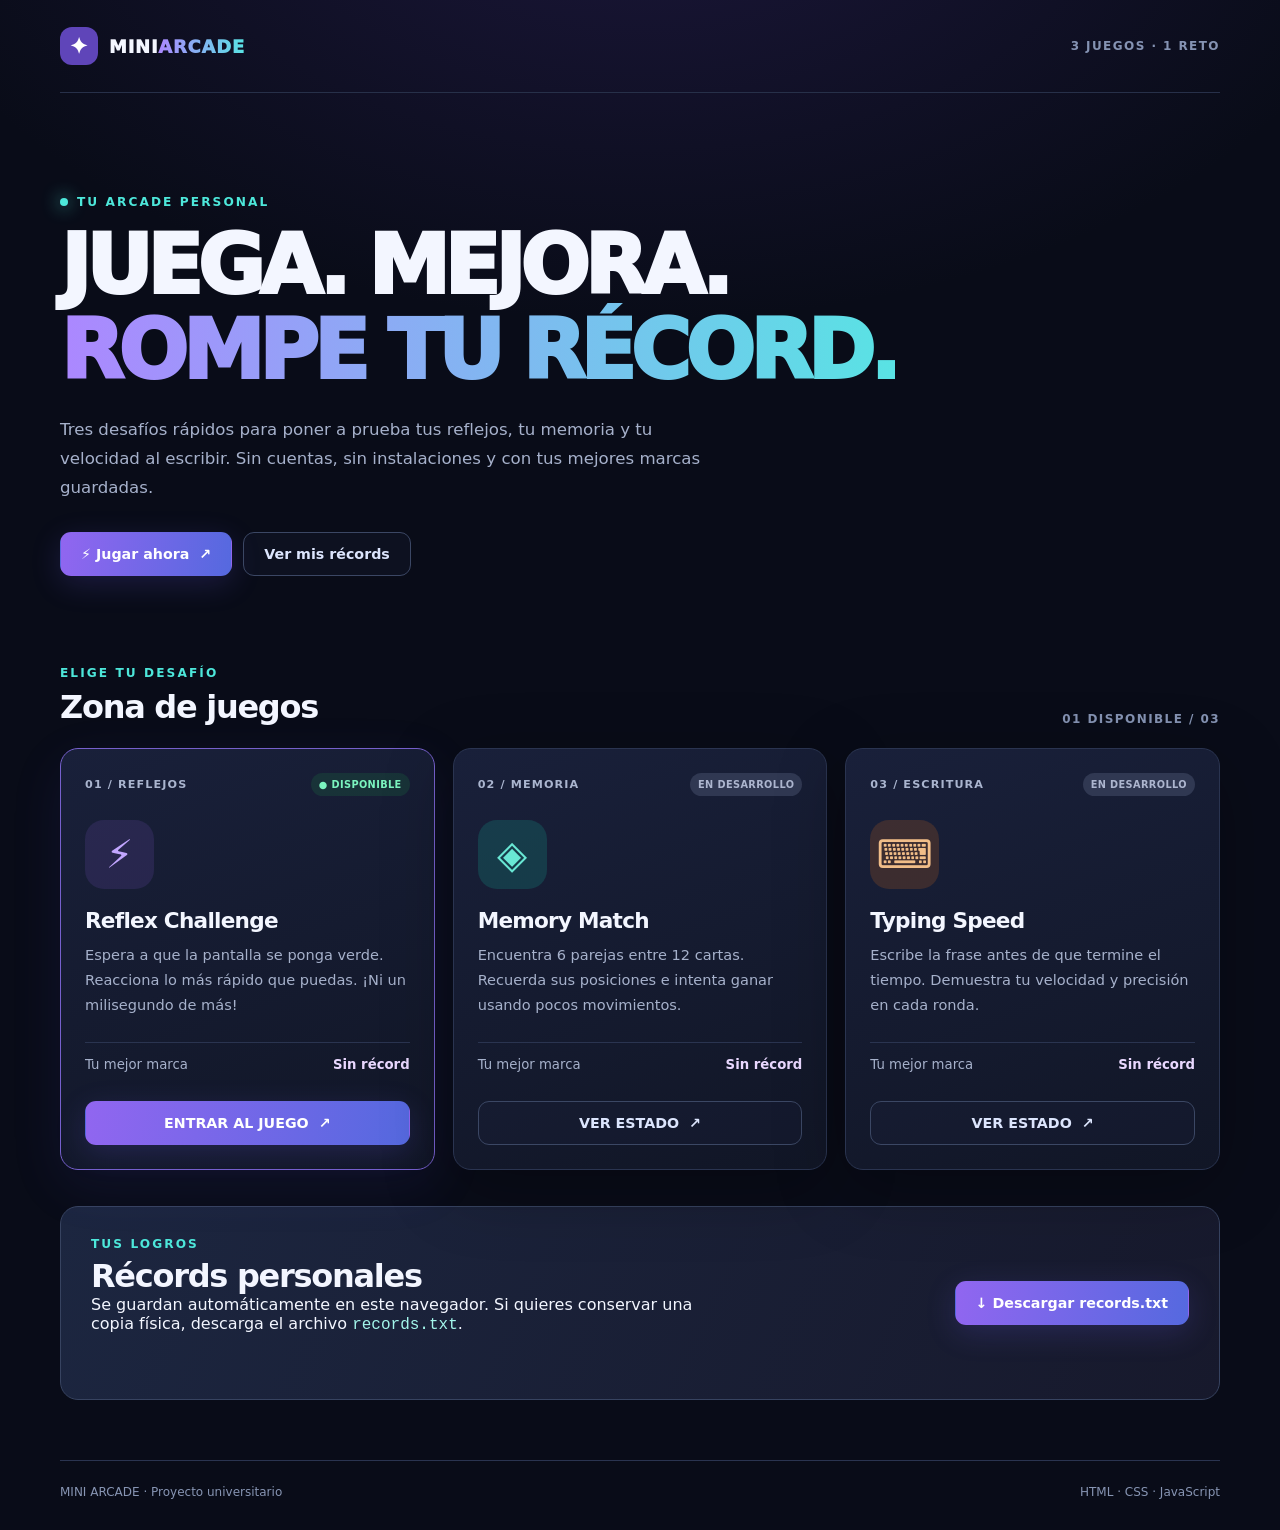
<file: index.html>
<!DOCTYPE html>
<html lang="es">
<head>
  <meta charset="UTF-8">
  <meta name="viewport" content="width=device-width, initial-scale=1">
  <meta name="description" content="Mini Arcade: tres juegos, un reto y tus mejores récords.">
  <title>Mini Arcade | Juega y supera tu récord</title>
  <link rel="stylesheet" href="./css/global.css">
  <script type="module" src="./js/home.js"></script>
</head>
<body>
  <div class="page-wrap">
    <header class="site-header shell">
      <a class="brand" href="./index.html" aria-label="Mini Arcade, inicio"><span class="brand-mark" aria-hidden="true">✦</span><span>MINI<span class="text-gradient">ARCADE</span></span></a>
      <span class="header-tag">3 JUEGOS · 1 RETO</span>
    </header>

    <main class="shell">
      <section class="hero" aria-labelledby="hero-title">
        <p class="eyebrow"><span class="live-dot" aria-hidden="true"></span> TU ARCADE PERSONAL</p>
        <h1 id="hero-title">JUEGA. MEJORA.<br><span class="text-gradient">ROMPE TU RÉCORD.</span></h1>
        <p class="hero-description">Tres desafíos rápidos para poner a prueba tus reflejos, tu memoria y tu velocidad al escribir. Sin cuentas, sin instalaciones y con tus mejores marcas guardadas.</p>
        <div class="hero-actions">
          <a class="button button-primary" href="games/reflex/index.html">⚡ Jugar ahora <span aria-hidden="true">↗</span></a>
          <a class="button button-ghost" href="#records">Ver mis récords</a>
        </div>
      </section>

      <section class="section-games" aria-labelledby="games-title">
        <div class="section-head"><div><p class="eyebrow">ELIGE TU DESAFÍO</p><h2 id="games-title">Zona de juegos</h2></div><span class="section-count">01 DISPONIBLE / 03</span></div>
        <div class="games-grid">
          <article class="game-card game-card-active">
            <div class="card-top"><span class="game-number">01 / REFLEJOS</span><span class="badge badge-ready">● DISPONIBLE</span></div>
            <div class="game-symbol reflex-symbol" aria-hidden="true">⚡</div>
            <h3>Reflex Challenge</h3>
            <p>Espera a que la pantalla se ponga verde. Reacciona lo más rápido que puedas. ¡Ni un milisegundo de más!</p>
            <div class="game-meta"><span>Tu mejor marca</span><strong id="record-reflex">Sin récord</strong></div>
            <a class="button button-primary button-full" href="./games/reflex/index.html">ENTRAR AL JUEGO <span aria-hidden="true">↗</span></a>
          </article>

          <article class="game-card">
            <div class="card-top"><span class="game-number">02 / MEMORIA</span><span class="badge badge-soon">EN DESARROLLO</span></div>
            <div class="game-symbol memory-symbol" aria-hidden="true">◈</div>
            <h3>Memory Match</h3>
            <p>Encuentra 6 parejas entre 12 cartas. Recuerda sus posiciones e intenta ganar usando pocos movimientos.</p>
            <div class="game-meta"><span>Tu mejor marca</span><strong id="record-memory">Sin récord</strong></div>
            <a class="button button-outline button-full" href="games/memory/index.html">VER ESTADO <span aria-hidden="true">↗</span></a>
          </article>

          <article class="game-card">
            <div class="card-top"><span class="game-number">03 / ESCRITURA</span><span class="badge badge-soon">EN DESARROLLO</span></div>
            <div class="game-symbol typing-symbol" aria-hidden="true">⌨</div>
            <h3>Typing Speed</h3>
            <p>Escribe la frase antes de que termine el tiempo. Demuestra tu velocidad y precisión en cada ronda.</p>
            <div class="game-meta"><span>Tu mejor marca</span><strong id="record-typing">Sin récord</strong></div>
            <a class="button button-outline button-full" href="./games/typing/index.html">VER ESTADO <span aria-hidden="true">↗</span></a>
          </article>
        </div>
      </section>

      <section id="records" class="records-panel" aria-labelledby="records-title">
        <div class="records-copy"><p class="eyebrow">TUS LOGROS</p><h2 id="records-title">Récords personales</h2><p>Se guardan automáticamente en este navegador. Si quieres conservar una copia física, descarga el archivo <code>records.txt</code>.</p><p id="export-message" role="status" aria-live="polite" class="notice"></p></div>
        <button id="download-records" class="button button-primary" type="button">↓ Descargar records.txt</button>
      </section>
    </main>

    <footer class="site-footer shell"><span>MINI ARCADE · Proyecto universitario</span><span>HTML · CSS · JavaScript</span></footer>
  </div>
</body>
</html>
</file>
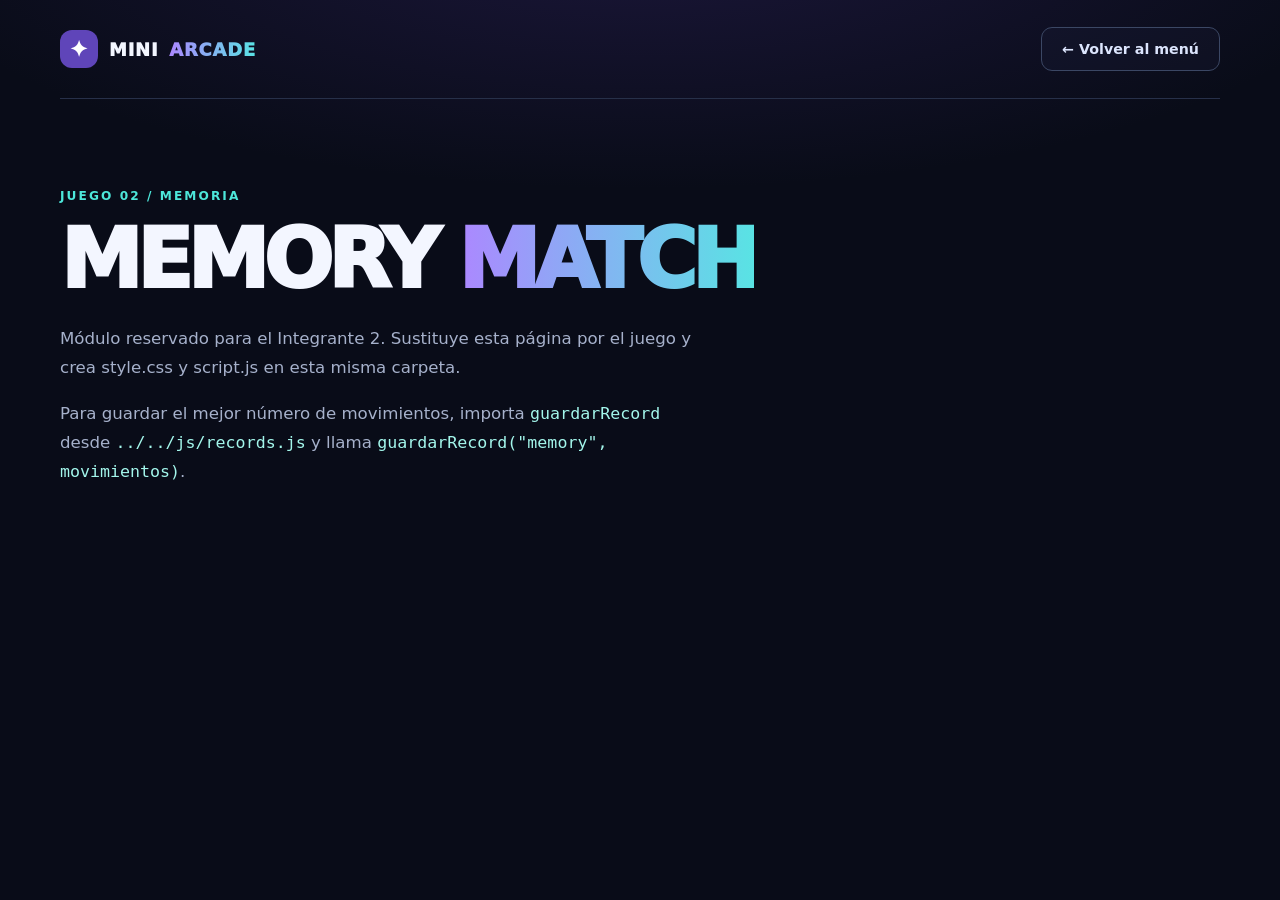
<file: games/memory/index.html>
<!DOCTYPE html>
<html lang="es">
<head><meta charset="UTF-8"><meta name="viewport" content="width=device-width, initial-scale=1"><title>Memory Match | Mini Arcade</title><link rel="stylesheet" href="../../css/global.css"></head>
<body><div class="page-wrap"><header class="site-header shell"><a class="brand" href="../../index.html"><span class="brand-mark">✦</span>MINI<span class="text-gradient">ARCADE</span></a><a class="button button-ghost" href="../../index.html">← Volver al menú</a></header><main class="shell" style="padding-block:90px"><p class="eyebrow">JUEGO 02 / MEMORIA</p><h1>MEMORY <span class="text-gradient">MATCH</span></h1><p class="hero-description">Módulo reservado para el Integrante 2. Sustituye esta página por el juego y crea style.css y script.js en esta misma carpeta.</p><p class="hero-description">Para guardar el mejor número de movimientos, importa <code>guardarRecord</code> desde <code>../../js/records.js</code> y llama <code>guardarRecord("memory", movimientos)</code>.</p></main></div></body>
</html>
</file>
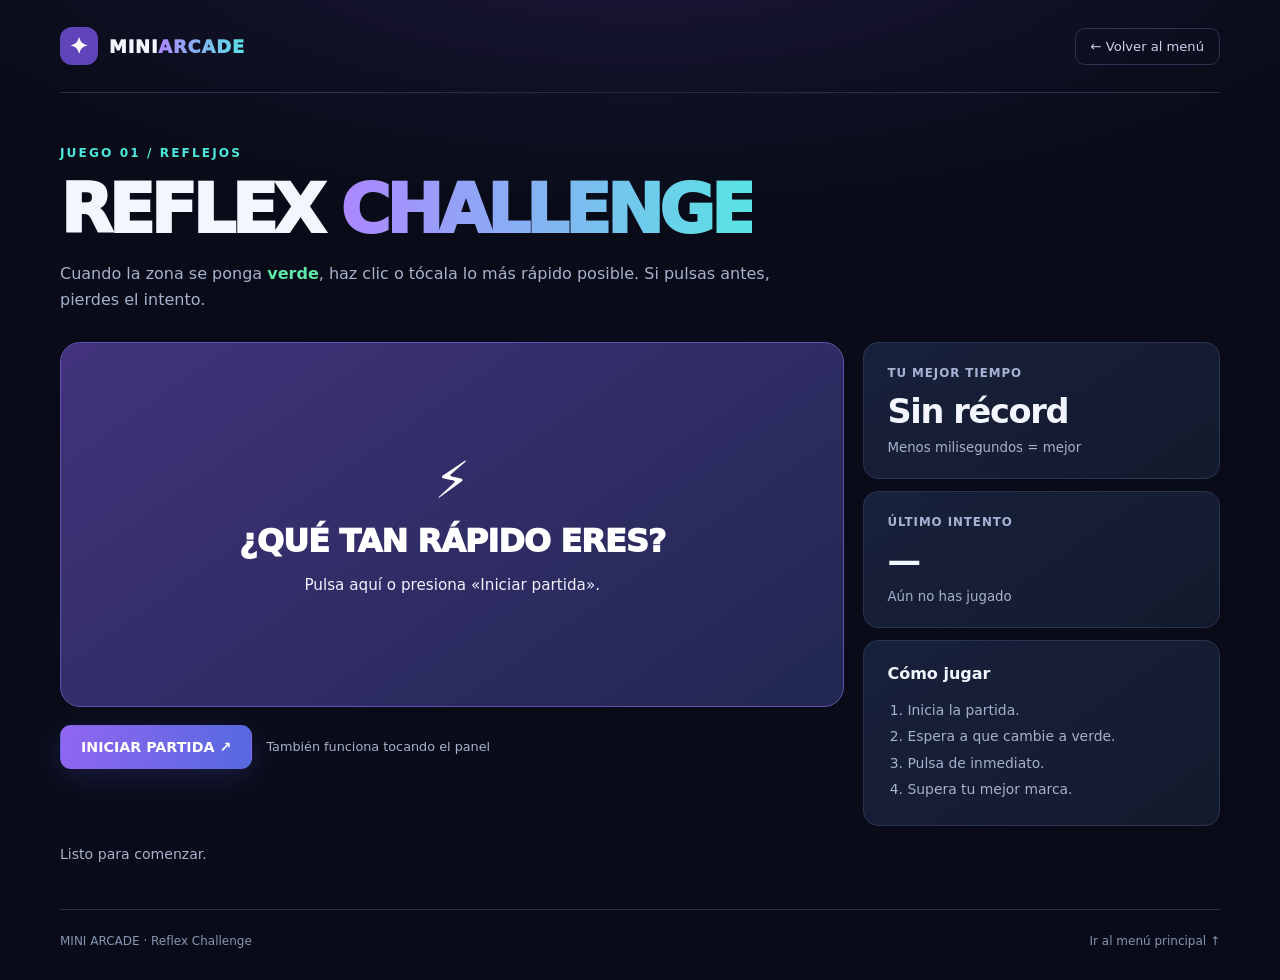
<file: games/reflex/index.html>
<!DOCTYPE html>
<html lang="es">
<head>
  <meta charset="UTF-8">
  <meta name="viewport" content="width=device-width, initial-scale=1">
  <meta name="description" content="Reflex Challenge: mide tu tiempo de reacción.">
  <title>Reflex Challenge | Mini Arcade</title>
  <link rel="stylesheet" href="../../css/global.css">
  <link rel="stylesheet" href="./style.css">
  <script type="module" src="./script.js"></script>
</head>
<body>
  <div class="page-wrap">
    <header class="site-header shell"><a class="brand" href="../../index.html"><span class="brand-mark">✦</span><span>MINI<span class="text-gradient">ARCADE</span></span></a><a class="back-link" href="../../index.html">← Volver al menú</a></header>
    <main class="shell reflex-main">
      <div class="reflex-intro"><p class="eyebrow">JUEGO 01 / REFLEJOS</p><h1>REFLEX <span class="text-gradient">CHALLENGE</span></h1><p>Cuando la zona se ponga <strong class="green">verde</strong>, haz clic o tócala lo más rápido posible. Si pulsas antes, pierdes el intento.</p></div>
      <section class="play-layout" aria-label="Juego de reflejos">
        <div class="play-column">
          <button class="arena" id="arena" type="button" data-state="idle" aria-describedby="arena-detail">
            <span id="arena-icon" class="arena-icon" aria-hidden="true">⚡</span>
            <span id="arena-title" class="arena-title">¿QUÉ TAN RÁPIDO ERES?</span>
            <span id="arena-detail" class="arena-detail">Pulsa aquí o presiona «Iniciar partida».</span>
          </button>
          <div class="arena-actions"><button id="start-btn" class="button button-primary" type="button">INICIAR PARTIDA ↗</button><span class="hint">También funciona tocando el panel</span></div>
        </div>
        <aside class="score-panel">
          <div class="score-card"><span class="score-label">TU MEJOR TIEMPO</span><strong id="best-time">Sin récord</strong><small>Menos milisegundos = mejor</small></div>
          <div class="score-card"><span class="score-label">ÚLTIMO INTENTO</span><strong id="last-time">—</strong><small id="last-message">Aún no has jugado</small></div>
          <div class="tip-card"><h2>Cómo jugar</h2><ol><li>Inicia la partida.</li><li>Espera a que cambie a verde.</li><li>Pulsa de inmediato.</li><li>Supera tu mejor marca.</li></ol></div>
        </aside>
      </section>
      <p class="live-message" id="status-message" role="status" aria-live="polite">Listo para comenzar.</p>
    </main>
    <footer class="site-footer shell"><span>MINI ARCADE · Reflex Challenge</span><a href="../../index.html">Ir al menú principal ↑</a></footer>
  </div>
</body>
</html>
</file>
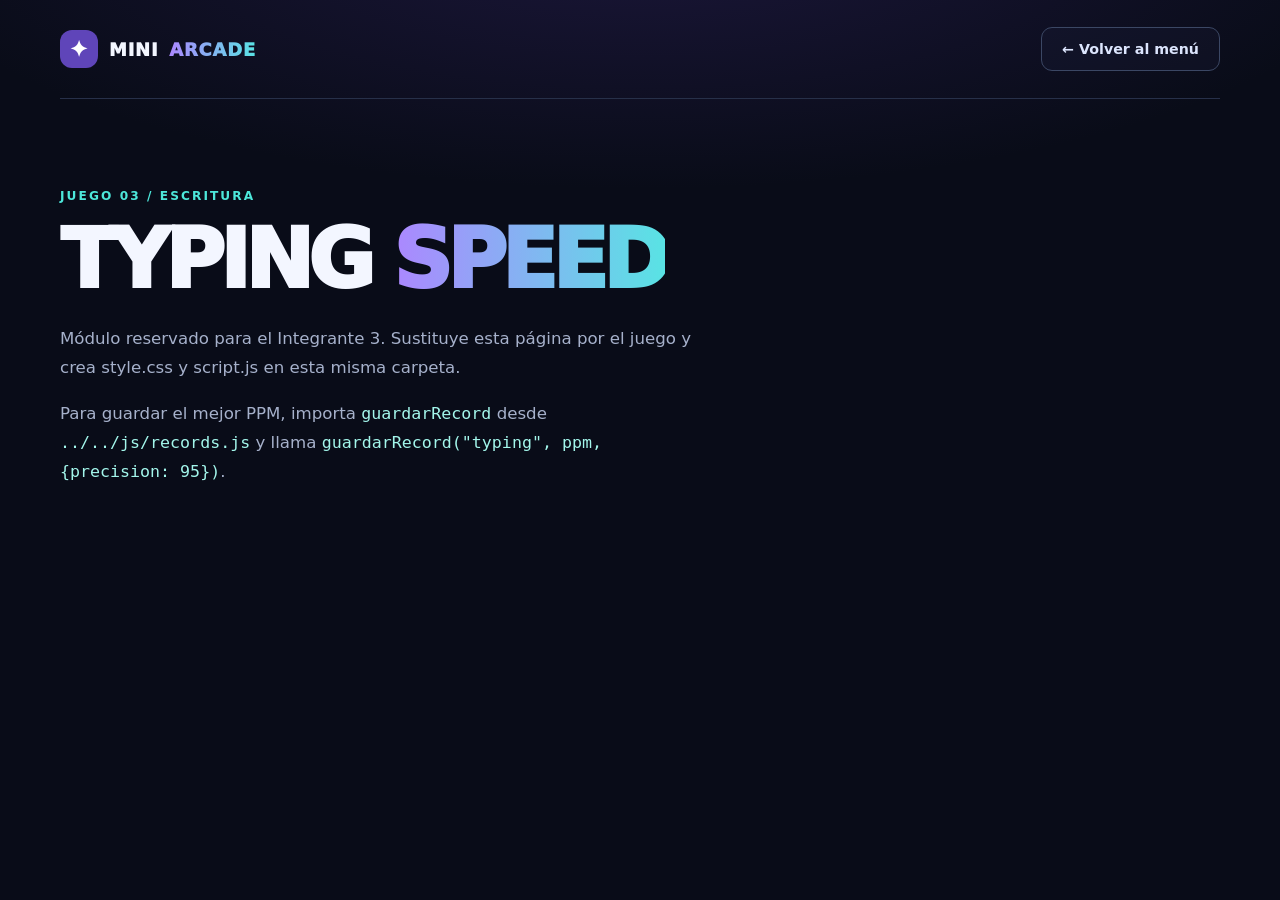
<file: games/typing/index.html>
<!DOCTYPE html>
<html lang="es">
<head><meta charset="UTF-8"><meta name="viewport" content="width=device-width, initial-scale=1"><title>Typing Speed | Mini Arcade</title><link rel="stylesheet" href="../../css/global.css"></head>
<body><div class="page-wrap"><header class="site-header shell"><a class="brand" href="../../index.html"><span class="brand-mark">✦</span>MINI<span class="text-gradient">ARCADE</span></a><a class="button button-ghost" href="../../index.html">← Volver al menú</a></header><main class="shell" style="padding-block:90px"><p class="eyebrow">JUEGO 03 / ESCRITURA</p><h1>TYPING <span class="text-gradient">SPEED</span></h1><p class="hero-description">Módulo reservado para el Integrante 3. Sustituye esta página por el juego y crea style.css y script.js en esta misma carpeta.</p><p class="hero-description">Para guardar el mejor PPM, importa <code>guardarRecord</code> desde <code>../../js/records.js</code> y llama <code>guardarRecord("typing", ppm, {precision: 95})</code>.</p></main></div></body>
</html>
</file>
<file: css/global.css>
:root {
  color-scheme: dark;
  --bg: #090c18;
  --panel: #13192c;
  --panel-2: #171f35;
  --line: #2a3450;
  --text: #f3f6ff;
  --muted: #a6b1cb;
  --purple: #9c79ff;
  --cyan: #4de7da;
  --green: #60e7a7;
  --red: #ff6e85;
  --shadow: 0 18px 70px #0004;
  font-family: system-ui, -apple-system, "Segoe UI", Roboto, Arial, sans-serif;
  font-size: 16px;
}
* { box-sizing: border-box; }
html { scroll-behavior: smooth; }
body { margin: 0; background: radial-gradient(ellipse 80% 40% at 50% -9%, #33246770, transparent 75%), var(--bg); color: var(--text); }
a { color: inherit; text-decoration: none; }
button { font: inherit; cursor: pointer; }
button:focus-visible, a:focus-visible { outline: 3px solid var(--cyan); outline-offset: 4px; }
h1,h2,h3,p { margin-top: 0; }
.shell { width: min(1160px, calc(100% - 40px)); margin-inline: auto; }
.page-wrap { min-height: 100vh; display: flex; flex-direction: column; }
.site-header { display: flex; align-items: center; justify-content: space-between; padding-block: 27px; border-bottom: 1px solid #273049; gap: 10px; }
.brand { display: inline-flex; align-items: center; gap: 11px; font-weight: 950; font-size: 1.12rem; letter-spacing: .045em; }
.brand-mark { display: grid; place-items: center; width: 38px; height: 38px; border-radius: 12px; background: #5f45b9; color: white; font-size: 1.4rem; }
.text-gradient { background: linear-gradient(90deg, #ac87ff, #59e3e4); background-clip: text; -webkit-background-clip: text; color: transparent; }
.header-tag,.section-count { color: #8593b3; font-size: .75rem; letter-spacing: .12em; font-weight: 700; }
.hero { padding: clamp(58px, 8vw, 110px) 0 clamp(57px, 7vw, 90px); }
.eyebrow { display: flex; align-items: center; gap: 9px; margin-bottom: 15px; color: var(--cyan); letter-spacing: .17em; font-size: .76rem; font-weight: 800; }
.live-dot { width: 8px; height: 8px; background: var(--cyan); border-radius: 50%; box-shadow: 0 0 17px var(--cyan); }
h1 { font-size: clamp(2.45rem, 6.4vw, 5.4rem); font-weight: 950; letter-spacing: -.065em; line-height: 1.03; margin-bottom: 22px; }
.hero-description { max-width: 650px; color: var(--muted); font-size: 1.04rem; line-height: 1.75; }
.hero-actions { display: flex; flex-wrap: wrap; gap: 11px; margin-top: 30px; }
.button { border: 1px solid transparent; display: inline-flex; align-items: center; justify-content: center; gap: 10px; padding: 13px 20px; border-radius: 11px; font-size: .89rem; font-weight: 800; transition: transform .15s ease, border-color .15s ease, background .15s ease; }
.button:hover { transform: translateY(-2px); }
.button-primary { background: linear-gradient(100deg, #9166f0, #5569df); color: white; box-shadow: 0 8px 30px #6b59e533; }
.button-ghost,.button-outline { border-color: #3b4764; color: #dce5fd; background: #1e274033; }
.button-ghost:hover,.button-outline:hover { background: #26324e; border-color: var(--cyan); }
.button-full { width: 100%; }
.section-head { display: flex; justify-content: space-between; align-items: flex-end; gap: 15px; margin-bottom: 22px; }
.section-head h2,.records-panel h2 { font-size: clamp(1.55rem, 2.5vw, 2.1rem); letter-spacing: -.04em; margin: 0; }
.section-head .eyebrow { margin-bottom: 8px; }
.games-grid { display: grid; grid-template-columns: repeat(3, minmax(0,1fr)); gap: 18px; }
.game-card { padding: 24px; min-width: 0; display: flex; flex-direction: column; background: linear-gradient(160deg, #19203a, #111626); border: 1px solid var(--line); border-radius: 18px; box-shadow: var(--shadow); }
.game-card-active { border-color: #7660cc; box-shadow: 0 16px 54px #6153dc18; }
.card-top { display: flex; align-items: center; justify-content: space-between; gap: 8px; min-height: 22px; }
.game-number { font-size: .7rem; font-weight: 800; letter-spacing: .1em; color: #aab5cf; }
.badge { font-size: .61rem; font-weight: 800; white-space: nowrap; padding: 6px 8px; border-radius: 99px; letter-spacing: .04em; }
.badge-ready { color: #7bf4bf; background: #1b533d66; }
.badge-soon { color: #adb6cf; background: #303852; }
.game-symbol { width: 69px; height: 69px; display: grid; place-items: center; border-radius: 19px; font-size: 2.45rem; margin: 24px 0 19px; }
.reflex-symbol { color: #c2a6ff; background: #553f9045; }
.memory-symbol { color: #69e7d4; background: #167e7650; }
.typing-symbol { color: #f1bd88; background: #8c4c2350; }
.game-card h3 { font-size: 1.35rem; letter-spacing: -.035em; margin-bottom: 10px; }
.game-card > p { flex: 1; color: var(--muted); font-size: .91rem; line-height: 1.7; margin-bottom: 25px; }
.game-meta { display: flex; justify-content: space-between; align-items: center; gap: 10px; padding: 14px 0 16px; margin-bottom: 13px; border-top: 1px solid var(--line); font-size: .83rem; }
.game-meta span { color: var(--muted); }
.game-meta strong { color: #e9d8ff; }
.records-panel { margin-block: 36px 60px; padding: 30px; display: flex; align-items: center; justify-content: space-between; gap: 25px; border-radius: 18px; border: 1px solid #374360; background: linear-gradient(115deg,#1c2640,#17192c); }
.records-copy { max-width: 630px; }
.records-copy p:last-of-type { color: var(--muted); line-height: 1.65; font-size: .9rem; margin-top: 12px; }
.records-panel .eyebrow { margin-bottom: 6px; }
.notice { color: var(--green); margin-bottom: 0; min-height: 1.3em; font-size: .8rem; }
code { color: #a3f6eb; }
.site-footer { margin-top: auto; display: flex; justify-content: space-between; flex-wrap: wrap; gap: 10px; padding: 24px 0 32px; border-top: 1px solid var(--line); color: #8795b3; font-size: .75rem; }
@media (max-width: 880px) { .games-grid { grid-template-columns: repeat(2,minmax(0,1fr)); } .records-panel { flex-direction: column; align-items: flex-start; } }
@media (max-width: 620px) { .games-grid { grid-template-columns: 1fr; } .header-tag,.section-count { display: none; } .shell { width: min(100% - 28px, 1160px); } .hero { padding-block: 56px 50px; } .game-card { padding: 20px; } .records-panel { padding: 22px; } .records-panel .button { width: 100%; } .hero-actions .button { flex-grow: 1; } }
@media (prefers-reduced-motion: reduce) { *, *::before, *::after { animation-duration: .01ms !important; transition-duration: .01ms !important; scroll-behavior: auto !important; } }
</file>
<file: games/reflex/style.css>
.reflex-main { padding-block: 53px 40px; }
.reflex-intro h1 { font-size: clamp(2.5rem,6vw,4.25rem); margin-bottom: 16px; }
.reflex-intro > p:last-child { max-width: 730px; color: var(--muted); line-height: 1.65; }
.green { color: var(--green); }
.back-link { border: 1px solid var(--line); color: #cad4ee; padding: 10px 15px; border-radius: 10px; font-size: .82rem; }
.back-link:hover { border-color: var(--cyan); }
.play-layout { display: grid; grid-template-columns: minmax(0,1.65fr) minmax(245px,.75fr); gap: 19px; margin-top: 28px; }
.play-column { min-width: 0; }
.arena { position: relative; width: 100%; min-height: 365px; padding: 26px; display: flex; flex-direction: column; gap: 16px; align-items: center; justify-content: center; text-align: center; border: 1px solid #6153ad; border-radius: 20px; color: white; background: linear-gradient(145deg, #42337c,#202751); transition: background .15s ease, border-color .15s ease; user-select: none; -webkit-tap-highlight-color: transparent; touch-action: manipulation; }
.arena[data-state="waiting"] { background: linear-gradient(145deg,#932b4e,#5f2945); border-color: #ed6d91; }
.arena[data-state="ready"] { background: linear-gradient(145deg,#167a56,#105842); border-color: #64f1ae; }
.arena[data-state="early"] { background: linear-gradient(145deg,#9a5522,#643622); border-color: #f2a868; }
.arena[data-state="result"] { background: linear-gradient(145deg,#2f527c,#23355e); border-color: #6ec6ff; }
.arena-icon { font-size: 3.2rem; line-height: 1; }
.arena-title { font-size: clamp(1.3rem,3vw,2rem); letter-spacing: -.03em; font-weight: 950; }
.arena-detail { font-size: .95rem; color: #eff2ff; max-width: 360px; }
.arena-actions { display: flex; align-items: center; flex-wrap: wrap; gap: 14px; margin-top: 18px; }
.hint { color: var(--muted); font-size: .8rem; }
.score-panel { display: grid; gap: 12px; align-content: start; }
.score-card,.tip-card { background: linear-gradient(145deg, #18213b, #141a2d); border: 1px solid var(--line); border-radius: 15px; padding: 23px; }
.score-label { display: block; color: #a5b4d5; letter-spacing: .08em; font-size: .74rem; font-weight: 800; margin-bottom: 12px; }
.score-card strong { display: block; font-size: clamp(1.5rem,3vw,2.1rem); font-weight: 900; letter-spacing: -.04em; overflow-wrap: anywhere; }
.score-card small { display: block; color: var(--muted); margin-top: 9px; }
.tip-card h2 { font-size: 1rem; }
.tip-card ol { padding-left: 20px; color: var(--muted); font-size: .87rem; line-height: 1.9; margin-bottom: 0; }
.live-message { color: var(--muted); font-size: .88rem; min-height: 23px; margin: 20px 0 0; }
@media (max-width: 780px) { .play-layout { grid-template-columns: 1fr; } .score-panel { grid-template-columns: repeat(2,1fr); } .tip-card { grid-column: 1/-1; } .arena { min-height: 300px; } }
@media (max-width: 490px) { .score-panel { grid-template-columns: 1fr; } .tip-card { grid-column: auto; } .back-link { font-size: .75rem; padding: 8px; } .arena { min-height: 275px; } }
</file>
